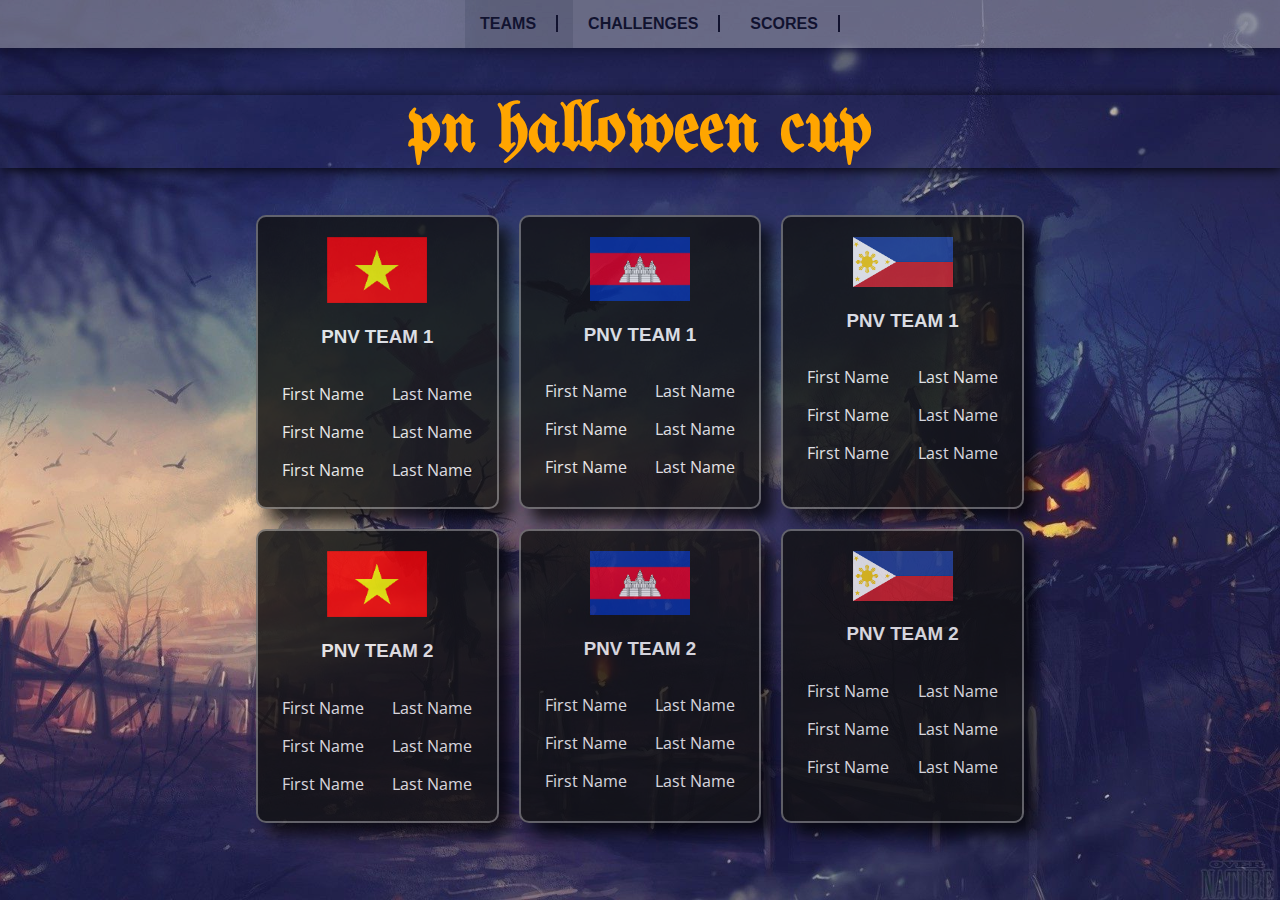
<file: index.html>
<!DOCTYPE html>
<html lang="en">
<head>
    <meta charset="UTF-8">
    <meta http-equiv="X-UA-Compatible" content="IE=edge">
    <meta name="viewport" content="width=device-width, initial-scale=1.0">
    <title>Team</title>
    <link rel="stylesheet" href="/css/main.css">
</head>
<body>
    <nav class="navbar">
        <ul class="navbar-containt">
            <li class="active"><a href="#">TEAMS</a></li>
            <li><a href="/page/challenges.html">CHALLENGES</a></li>
            <li><a href="/page/scores.html">SCORES</a></li>
        </ul>
    </nav>
    <h1>PN HALLOWEEN CUP</h1>
    <div class="container-card">
        <div class="card">
            <img src="/image/pnv.png" width="100">
            <h3>PNV TEAM 1</h3>
            <div class="full-name">
                <div class="first-name">
                    <P>First Name</P>
                    <P>First Name</P>
                    <P>First Name</P>
                </div>
                <div class="last-name">
                    <P>Last Name</P>
                    <P>Last Name</P>
                    <P>Last Name</P>
                </div>
            </div>
        </div>
        <div class="card">
            <img src="/image/pnc.png" width="100">
            <h3>PNV TEAM 1</h3>
            <div class="full-name">
                <div class="first-name">
                    <P>First Name</P>
                    <P>First Name</P>
                    <P>First Name</P>
                </div>
                <div class="last-name">
                    <P>Last Name</P>
                    <P>Last Name</P>
                    <P>Last Name</P>
                </div>
            </div>
        </div>
        <div class="card">
            <img src="/image/pnp.png" width="100">
            <h3>PNV TEAM 1</h3>
            <div class="full-name">
                <div class="first-name">
                    <P>First Name</P>
                    <P>First Name</P>
                    <P>First Name</P>
                </div>
                <div class="last-name">
                    <P>Last Name</P>
                    <P>Last Name</P>
                    <P>Last Name</P>
                </div>
            </div>
        </div>
        <div class="card">
            <img src="/image/pnv.png" width="100">
            <h3>PNV TEAM 2</h3>
            <div class="full-name">
                <div class="first-name">
                    <P>First Name</P>
                    <P>First Name</P>
                    <P>First Name</P>
                </div>
                <div class="last-name">
                    <P>Last Name</P>
                    <P>Last Name</P>
                    <P>Last Name</P>
                </div>
            </div>
        </div>
        <div class="card">
            <img src="/image/pnc.png" width="100">
            <h3>PNV TEAM 2</h3>
            <div class="full-name">
                <div class="first-name">
                    <P>First Name</P>
                    <P>First Name</P>
                    <P>First Name</P>
                </div>
                <div class="last-name">
                    <P>Last Name</P>
                    <P>Last Name</P>
                    <P>Last Name</P>
                </div>
            </div>
        </div>
        <div class="card">
            <img src="/image/pnp.png" width="100">
            <h3>PNV TEAM 2</h3>
            <div class="full-name">
                <div class="first-name">
                    <P>First Name</P>
                    <P>First Name</P>
                    <P>First Name</P>
                </div>
                <div class="last-name">
                    <P>Last Name</P>
                    <P>Last Name</P>
                    <P>Last Name</P>
                </div>
            </div>
        </div>
        
    </div>
</body>
</html>
</file>
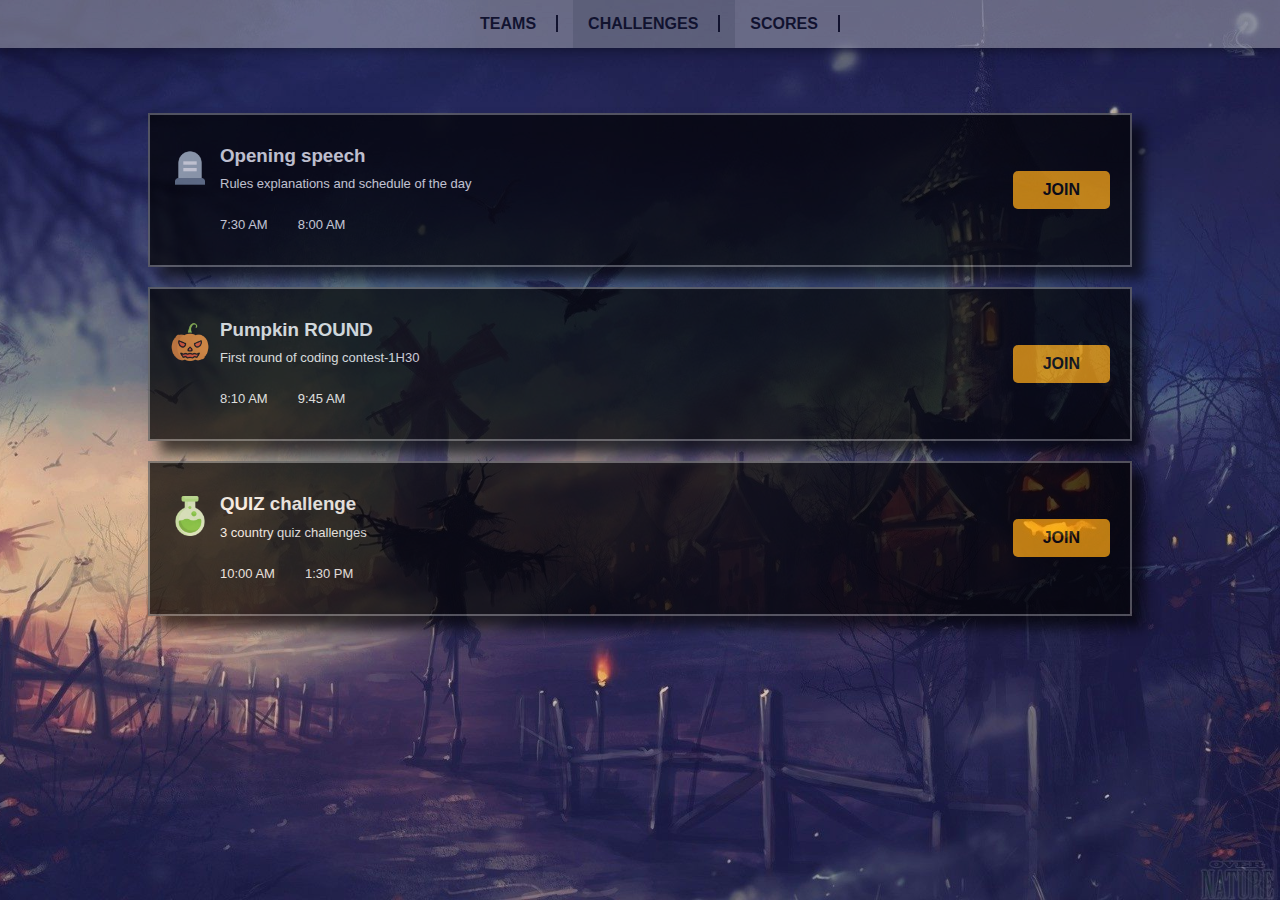
<file: page/challenges.html>
<!DOCTYPE html>
<html lang="en">
<head>
    <meta charset="UTF-8">
    <meta http-equiv="X-UA-Compatible" content="IE=edge">
    <meta name="viewport" content="width=device-width, initial-scale=1.0">
    <title>Challenge</title>
    <link rel="stylesheet" href="/css/main.css">
</head>
<body>
    <nav class="navbar">
        <ul class="navbar-containt">
            <li><a href="/index.html">TEAMS</a></li>
            <li class="active"><a href="#">CHALLENGES</a></li>
            <li><a href="/page/scores.html">SCORES</a></li>
        </ul>
    </nav>
    <div class="challenges">
        <div class="challenge">
            
            <div class="text">
                <div class="imag">
                    <img src="/image/1.png" width="40" height="40">
                </div>
              
                <div class="paragraph">
                    <h3>Opening speech</h3>
                    <p>Rules explanations and schedule of the day</p>
                    <div class="time">
                        <p>7:30 AM</p>
                        <p>8:00 AM</p>
                    </div>
                    
                </div>
               
            </div>
            <a href="https://meet.google.com/mcz-crne-ngd?pli=1&authuser=0">JOIN</a>
        </div>
        <div class="challenge">
            
            <div class="text">
                <div class="imag">
                    <img src="/image/2.png" width="40" height="40">
                </div>
              
                <div class="paragraph">
                    <h3>Pumpkin ROUND</h3>
                    <p>First round of coding contest-1H30</p>
                    <div class="time">
                        <p>8:10 AM</p>
                        <p>9:45 AM</p>
                    </div>
                    
                </div>
               
            </div>
            <a href="https://meet.google.com/mcz-crne-ngd?pli=1&authuser=0">JOIN</a>
        </div>
        <div class="challenge">
            
            <div class="text">
                <div class="imag">
                    <img src="/image/poison.png" width="40" height="40">
                </div>
              
                <div class="paragraph">
                    <h3>QUIZ challenge</h3>
                    <p>3 country quiz challenges</p>
                    <div class="time">
                        <p>10:00 AM</p>
                        <p>1:30 PM</p>
                    </div>
                    
                </div>
               
            </div>
            <a href="https://meet.google.com/mcz-crne-ngd?pli=1&authuser=0">JOIN</a>
        </div>
        
    </div>
</body>
</html>
</file>
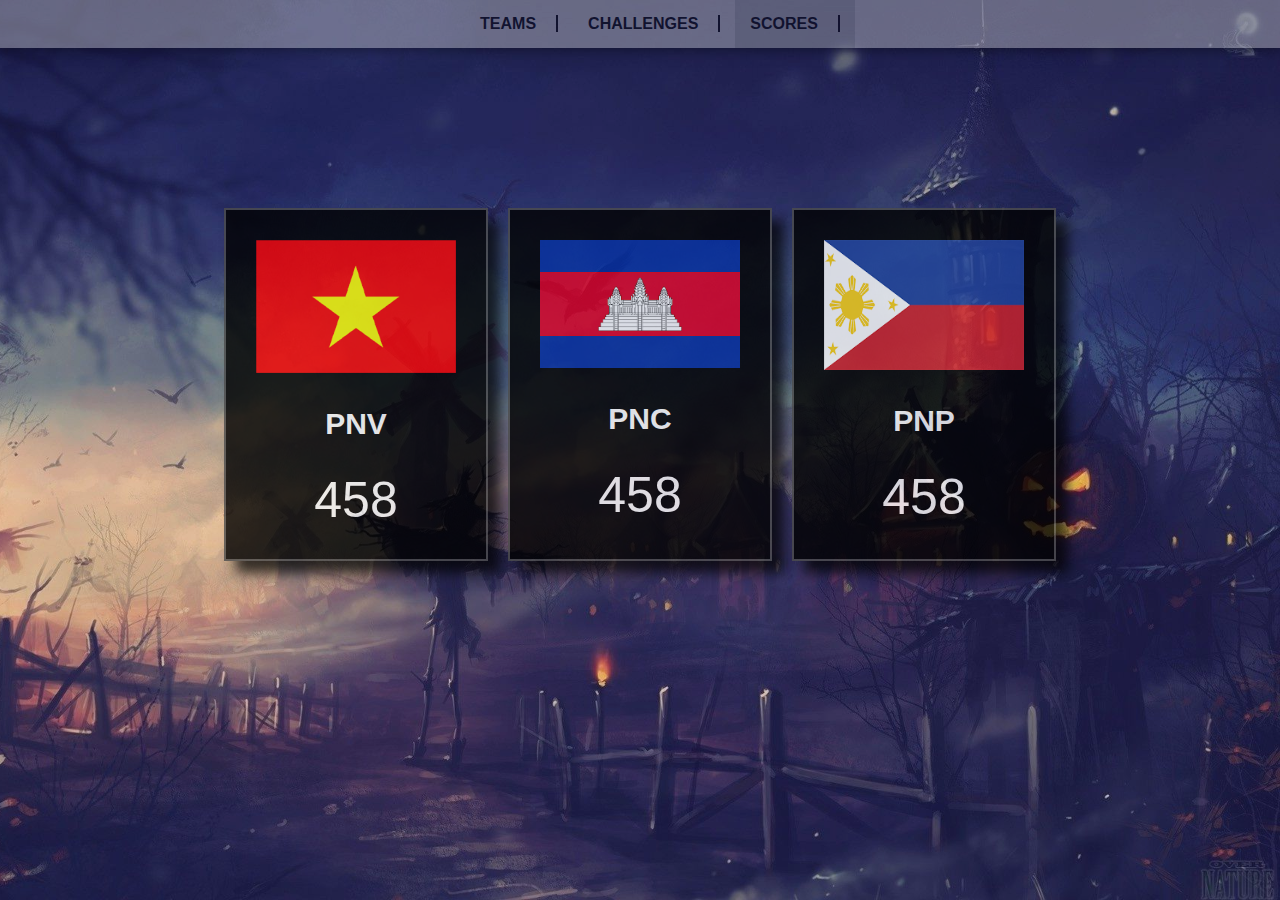
<file: page/scores.html>
<!DOCTYPE html>
<html lang="en">
<head>
    <meta charset="UTF-8">
    <meta http-equiv="X-UA-Compatible" content="IE=edge">
    <meta name="viewport" content="width=device-width, initial-scale=1.0">
    <title>SCORES</title>
    <link rel="stylesheet" href="/css/main.css">
</head>
<body>
    <nav class="navbar">
        <ul class="navbar-containt">
            <li><a href="/index.html">TEAMS</a></li>
            <li><a href="/page/challenges.html">CHALLENGES</a></li>
            <li  class="active"><a href="#">SCORES</a></li>
        </ul>
    </nav>
    <div class="card-scores">
        <div class="card-scor">
            <img src="/image/pnv.png" width="200">
            <h3>PNV</h3>
            <p>458</p>
        </div>
        <div class="card-scor">
            <img src="/image/pnc.png" width="200">
            <h3>PNC</h3>
            <p>458</p>
        </div>
        <div class="card-scor">
            <img src="/image/pnp.png" width="200" height="130">
            <h3>PNP</h3>
            <p>458</p>
        </div>
    </div>
</body>
</html>
</file>
<file: css/main.css>
@import url('https://fonts.googleapis.com/css2?family=Henny+Penny&family=Qahiri&family=UnifrakturMaguntia&display=swap');
@import url('https://fonts.googleapis.com/css2?family=Henny+Penny&family=Open+Sans&family=Qahiri&family=UnifrakturMaguntia&display=swap');
body{
    margin: 0;
    padding: 0;
    font-family: sans-serif;
    background-image: url(../image/364199.jpg);
    height: 100vh;
    background-repeat: no-repeat;
    background-size: cover;
    background-color: rgb(19, 18, 18);
    background-blend-mode:screen;
    background-position: 100% 0%;
  

}
.active{
    background:rgb(186, 189, 188) ;
}
.navbar{
    background: rgb(216, 216, 216);
    /* background: rgb(71, 71, 71); */
    display: flex;
    justify-content: center;
    opacity: 0.4;
    box-shadow:2px 2px 12px rgba(0,0,0,10);
   
}
.navbar .navbar-containt{
    display: flex;
    list-style: none;
    margin: 0;   
}
.navbar .navbar-containt li{
    padding: 15px;
    text-transform: uppercase;
}
.navbar .navbar-containt li a{
    color:black;
    text-decoration: none;
    font-weight: bold;
    border-right: 2px solid;
    padding-right: 20px;
    
}
.navbar .navbar-containt li:hover{
    background: rgb(186, 189, 188);
    /* background:orange; */
}

/* team */

h1{
    text-align: center;
    font-family: 'UnifrakturMaguntia', cursive;
    font-size: 70px;
    text-transform: lowercase;
    color: orange;
    box-shadow:2px 2px 12px rgba(0,0,0,0.9);
}
.container-card{
    width: 60%;
    margin: auto;
    display: grid;
    grid-template-columns: repeat(3,1fr);
    gap: 20px;
    opacity: 0.8;
    padding-bottom: 30px;
    
   
   
}
.container-card .card{
    background: rgb(17, 17, 17);
    text-align: center;
    padding: 20px 10px 10px 10px;
    color: white;
    border-radius: 10px;
    box-shadow:12px 12px 15px rgba(0,0,0,0.9);
    border:2px solid rgba(255, 255, 255, 0.4);
}
.container-card .card .full-name{
    display: flex;
    justify-content: space-around;
    align-items: center;
    font-family: 'Open Sans', sans-serif;
    
}

/* challenges */
.challenges{
    width: 80%;
    margin: 65px auto;
    opacity: 0.7;
}
.challenges .challenge{
    display: flex;
    justify-content: space-between;
    align-items: center;
    background: black;
    border: 2px solid rgba(255, 255, 255, 0.4);
    padding: 20px;
    margin: 20px;
    box-shadow:12px 12px 12px rgba(0,0,0,0.9);
}
.challenges .challenge .text{
    display: flex;
}
.challenges .challenge .text .imag{
    padding-right: 10px;
    padding-top: 13px;
    
}
.challenges .challenge .text .paragraph h3{
    line-height: 0.2;
    color: white;
}
.challenges .challenge .text .paragraph p{
   font-size: 13px;
   color:white;
}
.challenges .challenge .text .paragraph .time{
    display: flex;
}
.challenges .challenge .text .paragraph .time p{
    padding-right: 30px;
}
.challenges .challenge a{
    text-decoration: none;
    color: black;
    background: orange;
    padding: 10px 30px;
    border-radius: 5px;
    font-weight: bold;
}

/* scores */
.card-scores{
    display: flex;
    justify-content: center;
    margin: 150px;

}
.card-scores .card-scor{
    margin: 10px;
    padding: 30px;
    /* border: 1px solid; */
    background: black;
    border: 2px solid rgba(255, 255, 255, 0.3);
    box-shadow:12px 12px 12px rgba(0,0,0,0.9);
    opacity: 0.8;
    color: white;
}
.card-scores .card-scor h3{
    text-align: center;
    font-size: 30px;
}
.card-scores .card-scor p{
    text-align: center;
    font-size: 50px;
    padding: 0;
    margin: 0;
}
</file>
